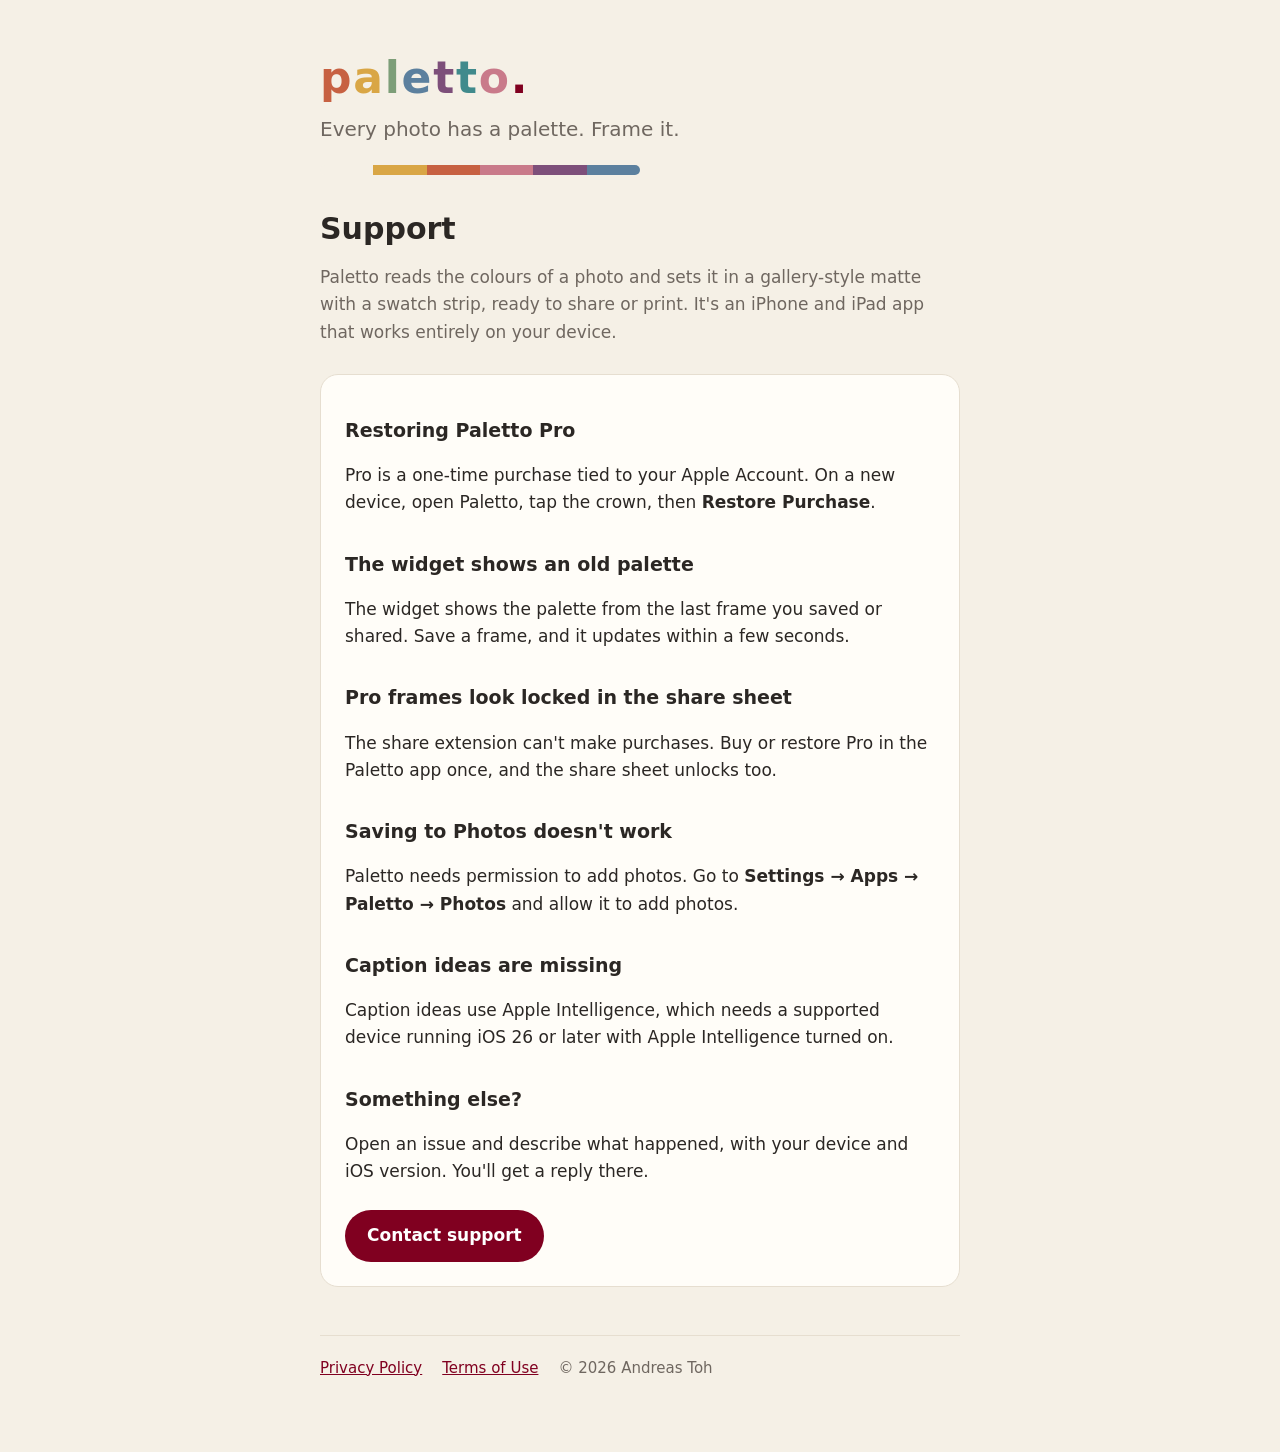
<file: index.html>
<!doctype html>
<html lang="en">
<head>
  <meta charset="utf-8">
  <meta name="viewport" content="width=device-width, initial-scale=1">
  <title>Paletto Support</title>
  <meta name="description" content="Help and contact for Paletto, the app that frames a photo with its colour palette.">
  <link rel="stylesheet" href="style.css">
</head>
<body>
<main>
  <a class="wordmark" href="./" aria-label="paletto."><span>p</span><span>a</span><span>l</span><span>e</span><span>t</span><span>t</span><span>o</span><span>.</span></a>
  <p class="tagline">Every photo has a palette. Frame it.</p>
  <div class="strip" aria-hidden="true">
    <i style="background:#f5f0e6"></i><i style="background:var(--ochre)"></i><i style="background:var(--terracotta)"></i><i style="background:var(--rose)"></i><i style="background:var(--plum)"></i><i style="background:var(--slate)"></i>
  </div>

  <h1>Support</h1>
  <p class="muted">Paletto reads the colours of a photo and sets it in a gallery-style matte with a swatch strip, ready to share or print. It's an iPhone and iPad app that works entirely on your device.</p>

  <div class="card">
    <h2>Restoring Paletto Pro</h2>
    <p>Pro is a one-time purchase tied to your Apple Account. On a new device, open Paletto, tap the crown, then <strong>Restore Purchase</strong>.</p>

    <h2>The widget shows an old palette</h2>
    <p>The widget shows the palette from the last frame you saved or shared. Save a frame, and it updates within a few seconds.</p>

    <h2>Pro frames look locked in the share sheet</h2>
    <p>The share extension can't make purchases. Buy or restore Pro in the Paletto app once, and the share sheet unlocks too.</p>

    <h2>Saving to Photos doesn't work</h2>
    <p>Paletto needs permission to add photos. Go to <strong>Settings → Apps → Paletto → Photos</strong> and allow it to add photos.</p>

    <h2>Caption ideas are missing</h2>
    <p>Caption ideas use Apple Intelligence, which needs a supported device running iOS 26 or later with Apple Intelligence turned on.</p>

    <h2>Something else?</h2>
    <p>Open an issue and describe what happened, with your device and iOS version. You'll get a reply there.</p>
    <a class="button" href="https://github.com/andreastoh/paletto-site/issues/new">Contact support</a>
  </div>

  <nav>
    <a href="privacy.html">Privacy Policy</a>
    <a href="https://www.apple.com/legal/internet-services/itunes/dev/stdeula/">Terms of Use</a>
    <span class="muted">© 2026 Andreas Toh</span>
  </nav>
</main>
</body>
</html>
</file>
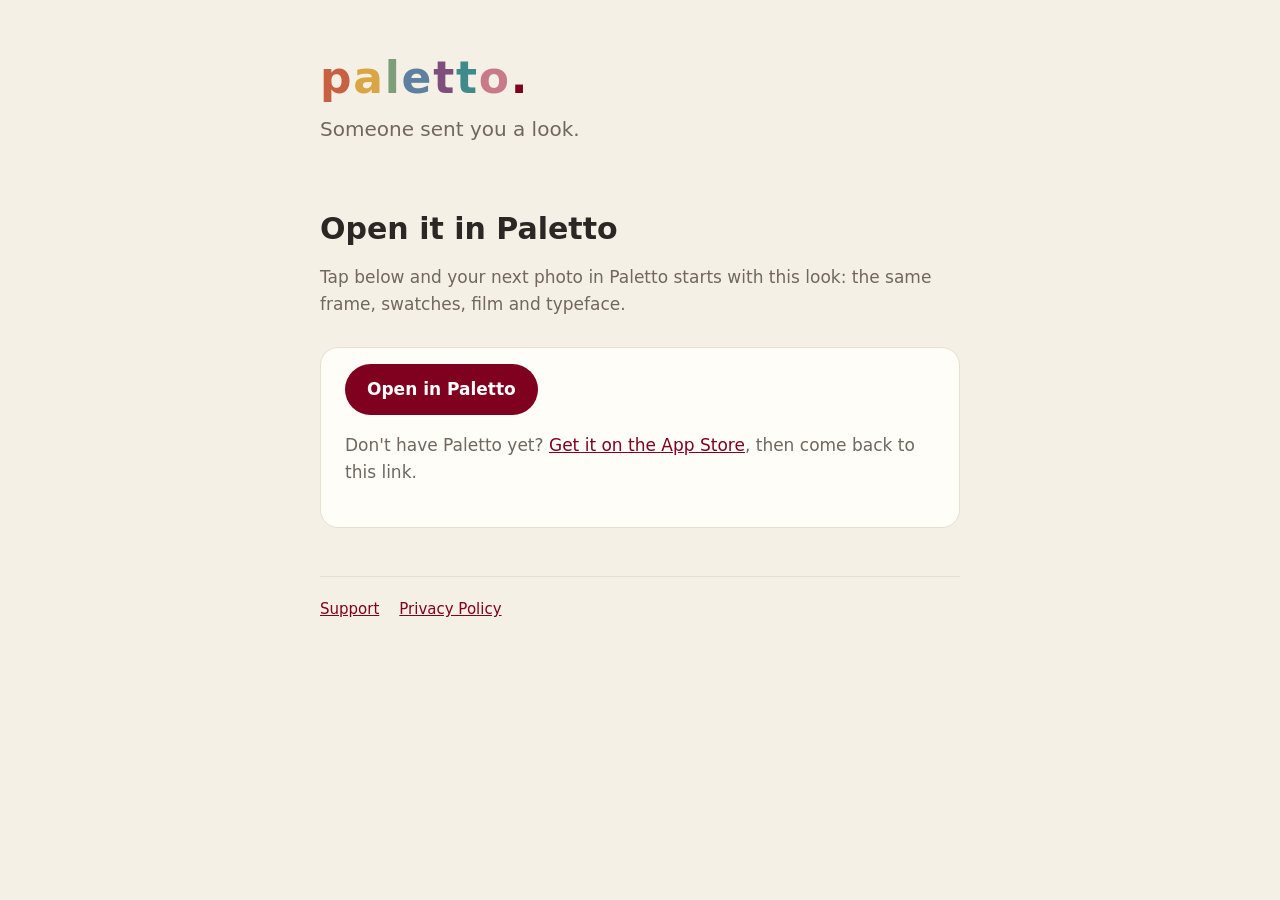
<file: look.html>
<!doctype html>
<html lang="en">
<head>
  <meta charset="utf-8">
  <meta name="viewport" content="width=device-width, initial-scale=1">
  <title>A Paletto look</title>
  <meta name="description" content="Open this look in Paletto to frame your own photo the same way.">
  <link rel="stylesheet" href="style.css">
</head>
<body>
<main>
  <a class="wordmark" href="./" aria-label="paletto."><span>p</span><span>a</span><span>l</span><span>e</span><span>t</span><span>t</span><span>o</span><span>.</span></a>
  <p class="tagline" id="caption">Someone sent you a look.</p>
  <div class="strip" id="strip" aria-hidden="true"></div>

  <h1>Open it in Paletto</h1>
  <p class="muted">Tap below and your next photo in Paletto starts with this look: the same frame, swatches, film and typeface.</p>
  <div class="card">
    <a class="button" id="open" href="#">Open in Paletto</a>
    <p class="muted">Don't have Paletto yet? <a id="store" href="https://apps.apple.com/app/id6827217518">Get it on the App Store</a>, then come back to this link.</p>
  </div>

  <nav>
    <a href="./">Support</a>
    <a href="privacy.html">Privacy Policy</a>
  </nav>
</main>
<script>
  // The look rides in the fragment (never sent to a server). Show its palette and caption,
  // and point the button at the app's own URL scheme.
  (function () {
    var data = location.hash.slice(1);
    if (!data) return;
    document.getElementById('open').href = 'paletto://look?d=' + data;
    try {
      // base64url → bytes → UTF-8, so captions with accents or emoji read correctly.
      var bytes = Uint8Array.from(atob(data.replace(/-/g, '+').replace(/_/g, '/')), function (c) { return c.charCodeAt(0); });
      var json = JSON.parse(new TextDecoder().decode(bytes));
      var strip = document.getElementById('strip');
      (json.hexes || []).forEach(function (hex) {
        var i = document.createElement('i'); i.style.background = hex; strip.appendChild(i);
      });
      if (json.caption) document.getElementById('caption').textContent = '“' + json.caption + '”';
    } catch (e) {}
  })();
</script>
</body>
</html>
</file>
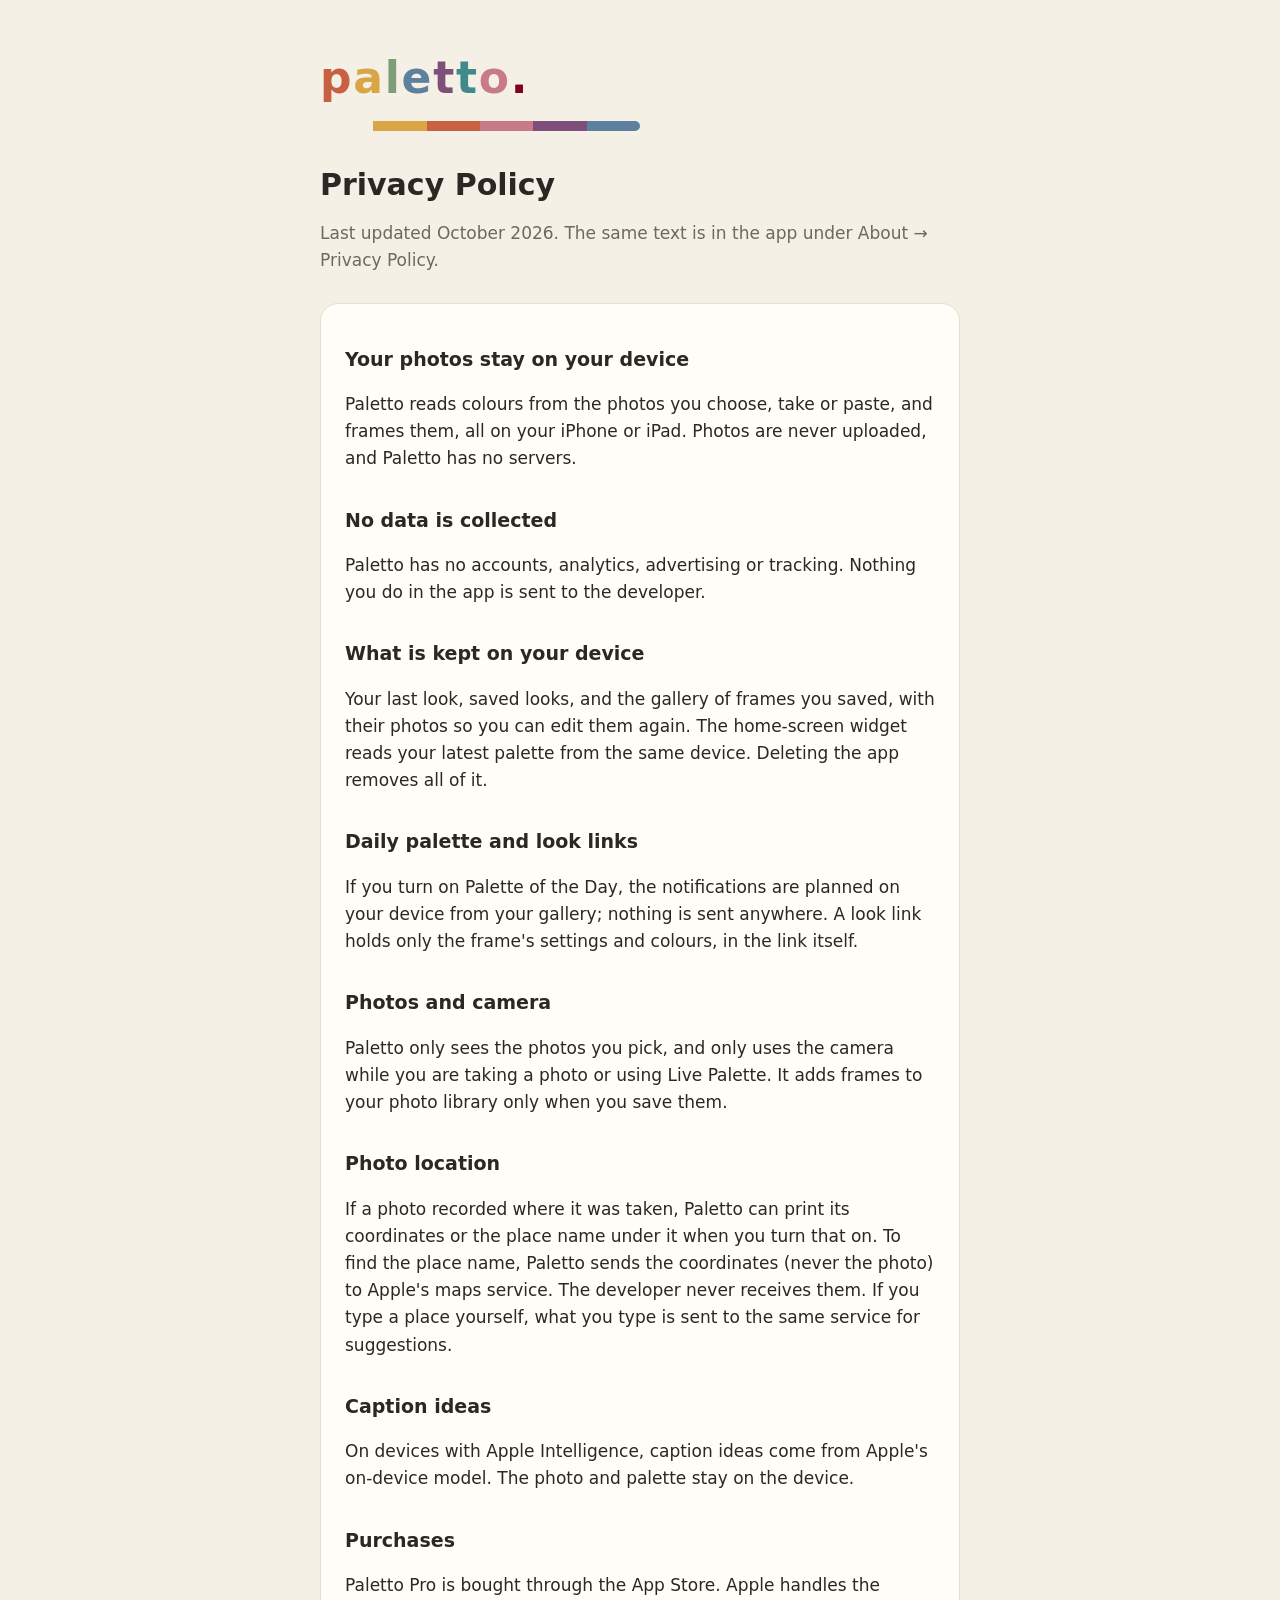
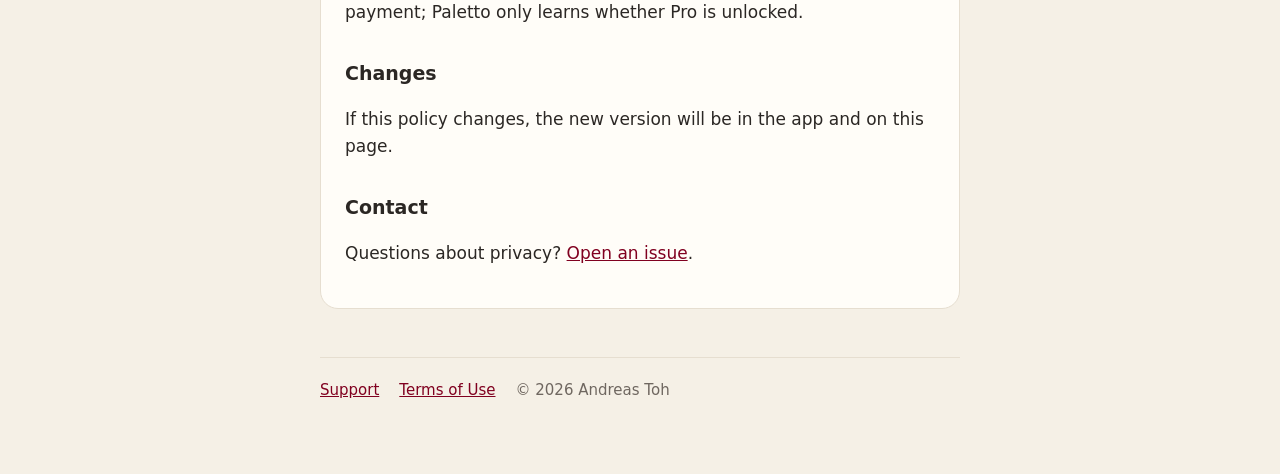
<file: privacy.html>
<!doctype html>
<html lang="en">
<head>
  <meta charset="utf-8">
  <meta name="viewport" content="width=device-width, initial-scale=1">
  <title>Paletto Privacy Policy</title>
  <meta name="description" content="Paletto collects no data. Your photos stay on your device.">
  <link rel="stylesheet" href="style.css">
</head>
<body>
<main>
  <a class="wordmark" href="./" aria-label="paletto."><span>p</span><span>a</span><span>l</span><span>e</span><span>t</span><span>t</span><span>o</span><span>.</span></a>
  <div class="strip" aria-hidden="true">
    <i style="background:#f5f0e6"></i><i style="background:var(--ochre)"></i><i style="background:var(--terracotta)"></i><i style="background:var(--rose)"></i><i style="background:var(--plum)"></i><i style="background:var(--slate)"></i>
  </div>

  <h1>Privacy Policy</h1>
  <p class="muted">Last updated October 2026. The same text is in the app under About → Privacy Policy.</p>

  <div class="card">
    <h2>Your photos stay on your device</h2>
    <p>Paletto reads colours from the photos you choose, take or paste, and frames them, all on your iPhone or iPad. Photos are never uploaded, and Paletto has no servers.</p>

    <h2>No data is collected</h2>
    <p>Paletto has no accounts, analytics, advertising or tracking. Nothing you do in the app is sent to the developer.</p>

    <h2>What is kept on your device</h2>
    <p>Your last look, saved looks, and the gallery of frames you saved, with their photos so you can edit them again. The home-screen widget reads your latest palette from the same device. Deleting the app removes all of it.</p>

    <h2>Daily palette and look links</h2>
    <p>If you turn on Palette of the Day, the notifications are planned on your device from your gallery; nothing is sent anywhere. A look link holds only the frame's settings and colours, in the link itself.</p>

    <h2>Photos and camera</h2>
    <p>Paletto only sees the photos you pick, and only uses the camera while you are taking a photo or using Live Palette. It adds frames to your photo library only when you save them.</p>

    <h2>Photo location</h2>
    <p>If a photo recorded where it was taken, Paletto can print its coordinates or the place name under it when you turn that on. To find the place name, Paletto sends the coordinates (never the photo) to Apple's maps service. The developer never receives them. If you type a place yourself, what you type is sent to the same service for suggestions.</p>

    <h2>Caption ideas</h2>
    <p>On devices with Apple Intelligence, caption ideas come from Apple's on-device model. The photo and palette stay on the device.</p>

    <h2>Purchases</h2>
    <p>Paletto Pro is bought through the App Store. Apple handles the payment; Paletto only learns whether Pro is unlocked.</p>

    <h2>Changes</h2>
    <p>If this policy changes, the new version will be in the app and on this page.</p>

    <h2>Contact</h2>
    <p>Questions about privacy? <a href="https://github.com/andreastoh/paletto-site/issues/new">Open an issue</a>.</p>
  </div>

  <nav>
    <a href="./">Support</a>
    <a href="https://www.apple.com/legal/internet-services/itunes/dev/stdeula/">Terms of Use</a>
    <span class="muted">© 2026 Andreas Toh</span>
  </nav>
</main>
</body>
</html>
</file>
<file: style.css>
:root {
  --bg: #f5f0e6;
  --card: #fffdf8;
  --text: #2b2724;
  --muted: #6f6760;
  --accent: #800020;
  --rule: #e6ded0;
  --terracotta: #c76142;
  --ochre: #d9a645;
  --sage: #7d9e78;
  --slate: #5c809e;
  --plum: #7d4f7a;
  --teal: #408a8c;
  --rose: #c97a8a;
}

@media (prefers-color-scheme: dark) {
  :root {
    --bg: #1c1a18;
    --card: #262320;
    --text: #f2ede4;
    --muted: #b3aa9e;
    --accent: #cd5767;
    --rule: #3a3530;
  }
}

* { box-sizing: border-box; }

body {
  margin: 0;
  background: var(--bg);
  color: var(--text);
  font: 17px/1.6 -apple-system, BlinkMacSystemFont, "Segoe UI", system-ui, sans-serif;
  -webkit-font-smoothing: antialiased;
}

main {
  max-width: 680px;
  margin: 0 auto;
  padding: 56px 20px 72px;
}

.wordmark {
  font: 700 44px/1 ui-rounded, "SF Pro Rounded", -apple-system, system-ui, sans-serif;
  letter-spacing: 0.04em;
  text-decoration: none;
  display: inline-block;
}
.wordmark span:nth-child(1) { color: var(--terracotta); }
.wordmark span:nth-child(2) { color: var(--ochre); }
.wordmark span:nth-child(3) { color: var(--sage); }
.wordmark span:nth-child(4) { color: var(--slate); }
.wordmark span:nth-child(5) { color: var(--plum); }
.wordmark span:nth-child(6) { color: var(--teal); }
.wordmark span:nth-child(7) { color: var(--rose); }
.wordmark span:nth-child(8) { color: var(--accent); }

.strip {
  display: flex;
  height: 10px;
  border-radius: 5px;
  overflow: hidden;
  margin: 20px 0 36px;
  max-width: 320px;
}
.strip i { flex: 1; }

.tagline {
  color: var(--muted);
  font-size: 20px;
  margin: 12px 0 0;
}

h1 { font-size: 30px; line-height: 1.2; margin: 0 0 8px; }
h2 { font-size: 19px; margin: 32px 0 6px; }
p, li { color: var(--text); }
.muted { color: var(--muted); }

a { color: var(--accent); }

.card {
  background: var(--card);
  border: 1px solid var(--rule);
  border-radius: 18px;
  padding: 8px 24px 24px;
  margin-top: 28px;
}

nav {
  margin-top: 48px;
  padding-top: 20px;
  border-top: 1px solid var(--rule);
  display: flex;
  gap: 20px;
  flex-wrap: wrap;
  font-size: 15px;
}

.button {
  display: inline-block;
  background: var(--accent);
  color: #fff;
  text-decoration: none;
  font-weight: 600;
  padding: 12px 22px;
  border-radius: 999px;
  margin-top: 8px;
}
</file>
